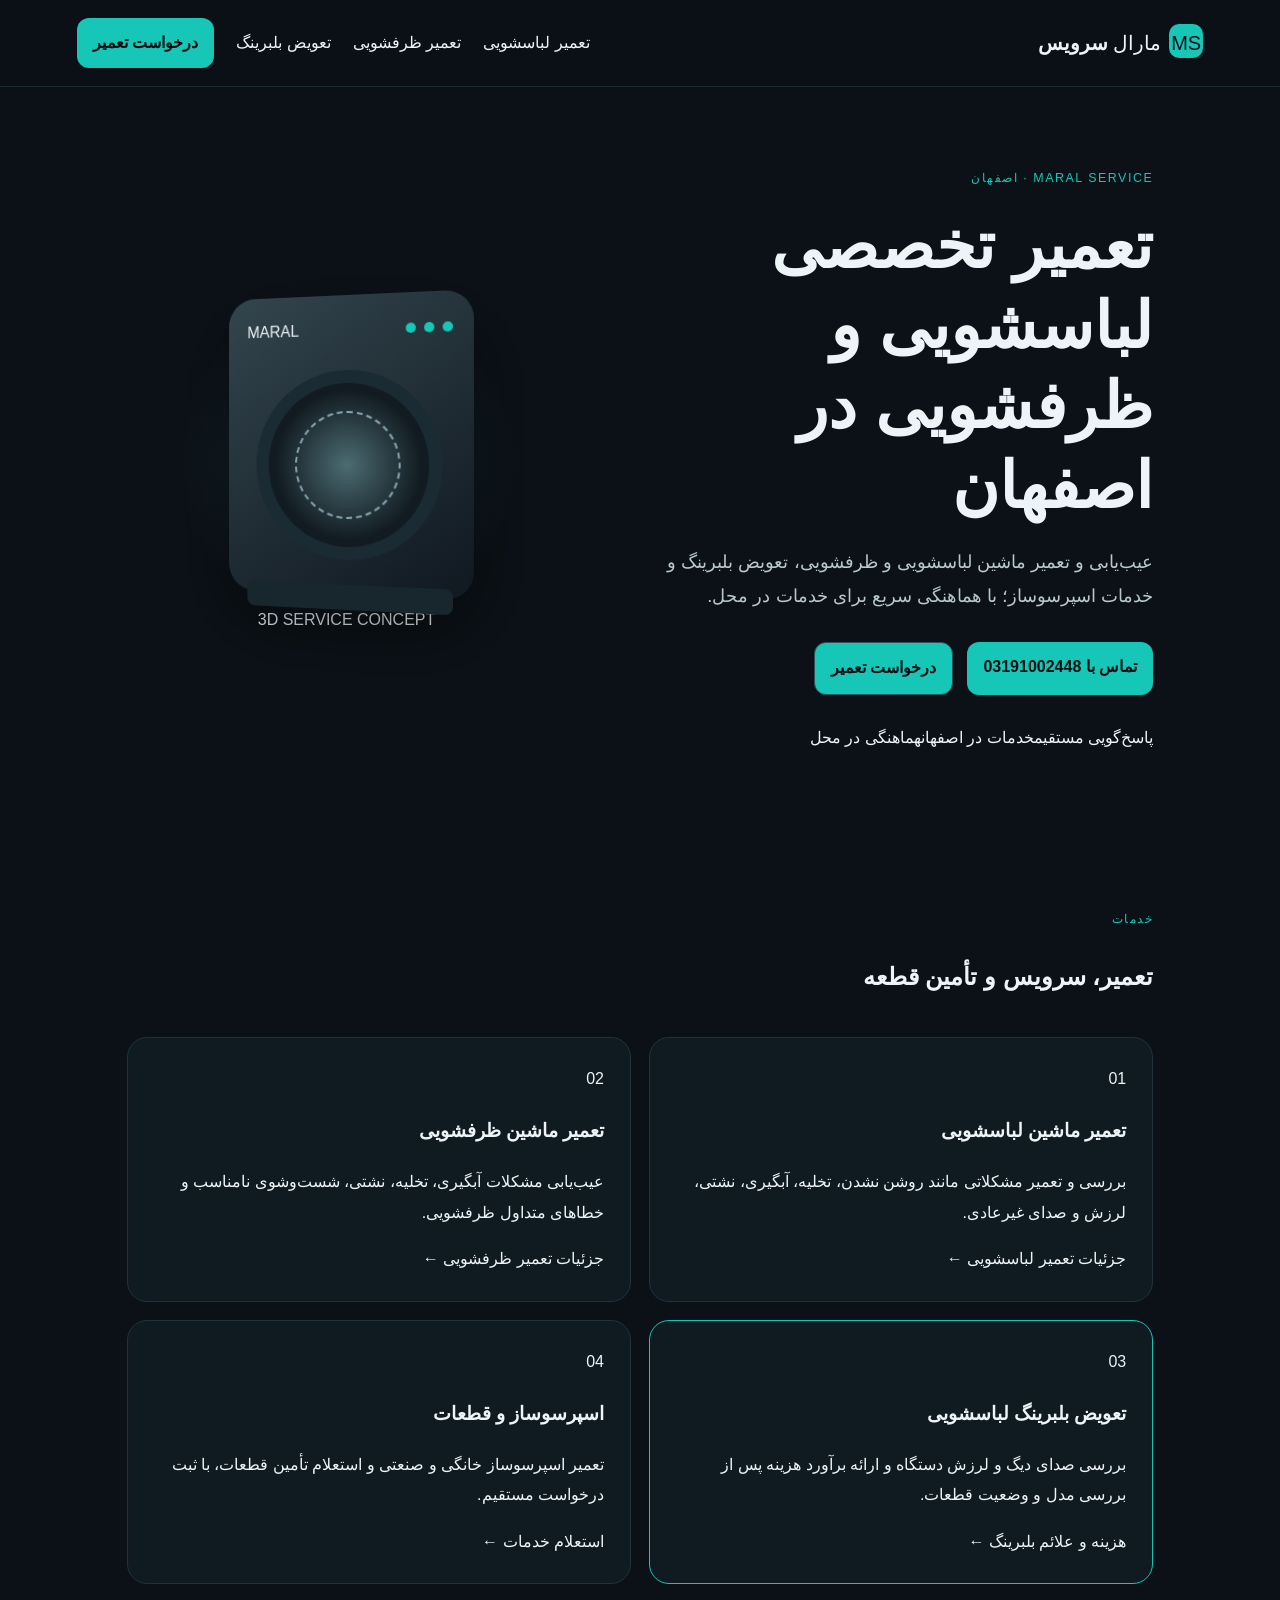
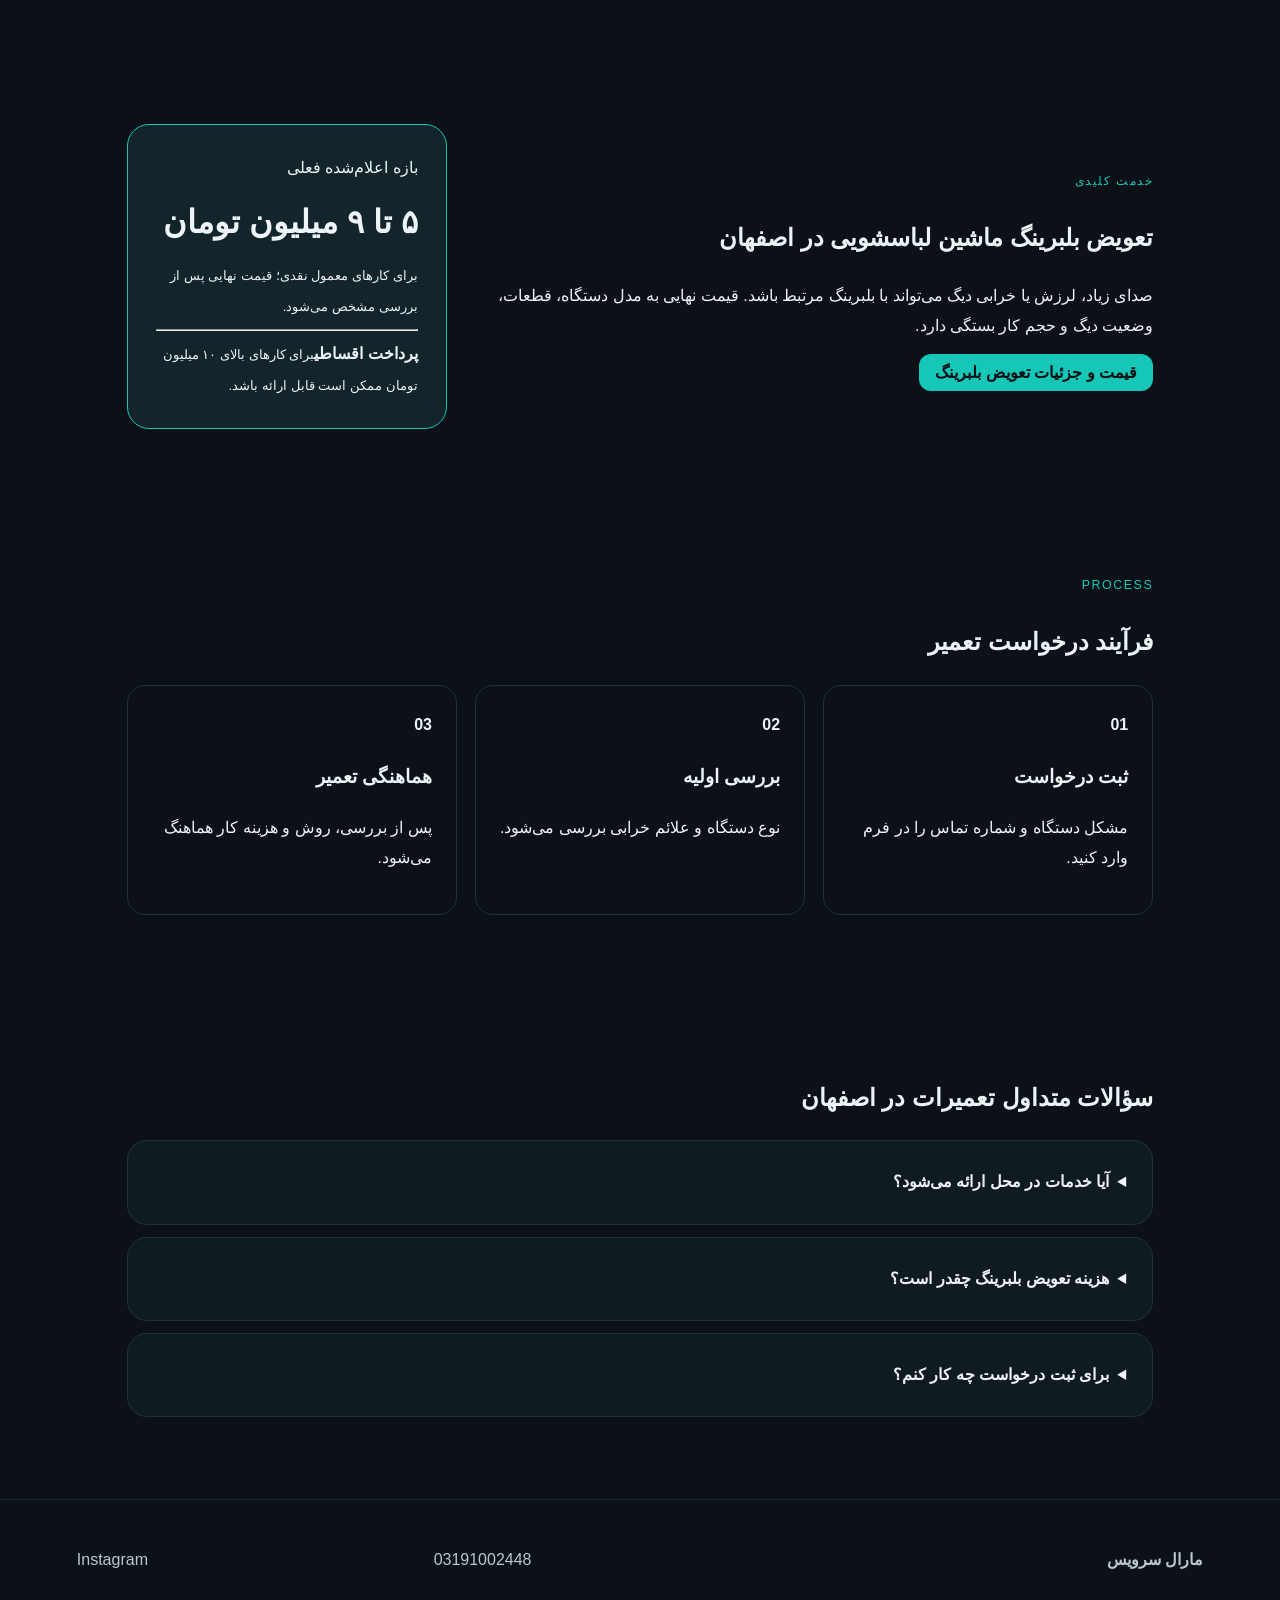
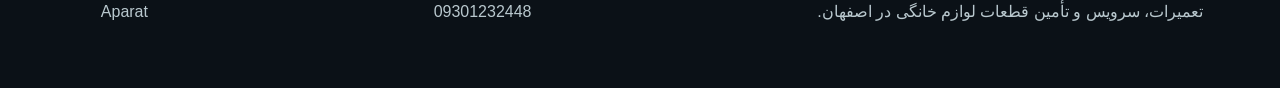
<file: index.html>
<!doctype html>
<html lang="fa" dir="rtl">
<head>
<meta charset="utf-8">
<meta name="viewport" content="width=device-width, initial-scale=1">
<title>مارال سرویس | تعمیر ماشین لباسشویی و ظرفشویی در اصفهان</title>
<meta name="description" content="مارال سرویس در اصفهان؛ تعمیر ماشین لباسشویی و ظرفشویی، تعویض بلبرینگ، تعمیر اسپرسوساز و تأمین قطعات. عیب‌یابی و هماهنگی خدمات در محل.">
<meta name="robots" content="index,follow,max-image-preview:large">
<link rel="canonical" href="https://www.91002448.ir/">
<meta property="og:type" content="website">
<meta property="og:locale" content="fa_IR">
<meta property="og:title" content="مارال سرویس | تعمیرات لوازم خانگی در اصفهان">
<meta property="og:description" content="تعمیر ماشین لباسشویی و ظرفشویی در اصفهان، تعویض بلبرینگ و خدمات اسپرسوساز.">
<meta property="og:url" content="https://www.91002448.ir/">
<meta name="twitter:card" content="summary">
<link rel="stylesheet" href="/assets/style.css">
<script type="application/ld+json">
{
 "@context":"https://schema.org",
 "@type":"LocalBusiness",
 "name":"مارال سرویس",
 "alternateName":"MARAL SERVICE",
 "url":"https://www.91002448.ir/",
 "telephone":["+983191002448","+989301232448"],
 "areaServed":{"@type":"City","name":"Isfahan"},
 "description":"خدمات تعمیر و سرویس ماشین لباسشویی و ظرفشویی، تعویض بلبرینگ، اسپرسوساز و تأمین قطعات.",
 "serviceType":["تعمیر ماشین لباسشویی","تعمیر ماشین ظرفشویی","تعویض بلبرینگ ماشین لباسشویی","تعمیر اسپرسوساز"],
 "sameAs":["https://www.instagram.com/marals_services/","https://www.aparat.com/MARAL_SERVICE"]
}
</script>
</head>
<body>
<header class="nav">
<a class="brand" href="/"><span class="brand-mark">MS</span><span>مارال <b>سرویس</b></span></a>
<nav>
<a href="/washer-repair.html">تعمیر لباسشویی</a>
<a href="/dishwasher-repair.html">تعمیر ظرفشویی</a>
<a href="/bearing.html">تعویض بلبرینگ</a>
<a href="/repair-request.html" class="nav-cta">درخواست تعمیر</a>
</nav>
</header>
<main>
<section class="hero">
<div class="hero-copy">
<div class="eyebrow">MARAL SERVICE · اصفهان</div>
<h1>تعمیر تخصصی لباسشویی و ظرفشویی در اصفهان</h1>
<p class="lead">عیب‌یابی و تعمیر ماشین لباسشویی و ظرفشویی، تعویض بلبرینگ و خدمات اسپرسوساز؛ با هماهنگی سریع برای خدمات در محل.</p>
<div class="actions">
<a class="btn primary" href="tel:03191002448" data-event="phone_call_click">تماس با 03191002448</a>
<a class="btn ghost" href="/repair-request.html" data-event="repair_request">درخواست تعمیر</a>
</div>
<div class="trust-row"><span>پاسخ‌گویی مستقیم</span><span>خدمات در اصفهان</span><span>هماهنگی در محل</span></div>
</div>
<div class="machine-scene" aria-label="نمایش سه‌بعدی مفهومی ماشین لباسشویی">
<div class="orb"></div><div class="machine"><div class="top-panel"><i></i><i></i><i></i><span>MARAL</span></div><div class="door"><div class="glass"><div class="drum"></div><div class="water"></div></div></div><div class="base"></div></div><div class="scene-label">3D SERVICE CONCEPT</div>
</div>
</section>

<section class="service-grid section">
<div class="section-head"><span class="eyebrow">خدمات</span><h2>تعمیر، سرویس و تأمین قطعه</h2></div>
<article><span class="icon">01</span><h3>تعمیر ماشین لباسشویی</h3><p>بررسی و تعمیر مشکلاتی مانند روشن نشدن، تخلیه، آبگیری، نشتی، لرزش و صدای غیرعادی.</p><a href="/washer-repair.html">جزئیات تعمیر لباسشویی ←</a></article>
<article><span class="icon">02</span><h3>تعمیر ماشین ظرفشویی</h3><p>عیب‌یابی مشکلات آبگیری، تخلیه، نشتی، شست‌وشوی نامناسب و خطاهای متداول ظرفشویی.</p><a href="/dishwasher-repair.html">جزئیات تعمیر ظرفشویی ←</a></article>
<article class="featured"><span class="icon">03</span><h3>تعویض بلبرینگ لباسشویی</h3><p>بررسی صدای دیگ و لرزش دستگاه و ارائه برآورد هزینه پس از بررسی مدل و وضعیت قطعات.</p><a href="/bearing.html">هزینه و علائم بلبرینگ ←</a></article>
<article><span class="icon">04</span><h3>اسپرسوساز و قطعات</h3><p>تعمیر اسپرسوساز خانگی و صنعتی و استعلام تأمین قطعات، با ثبت درخواست مستقیم.</p><a href="/repair-request.html">استعلام خدمات ←</a></article>
</section>

<section class="money section">
<div><span class="eyebrow">خدمت کلیدی</span><h2>تعویض بلبرینگ ماشین لباسشویی در اصفهان</h2><p>صدای زیاد، لرزش یا خرابی دیگ می‌تواند با بلبرینگ مرتبط باشد. قیمت نهایی به مدل دستگاه، قطعات، وضعیت دیگ و حجم کار بستگی دارد.</p><a class="btn primary" href="/bearing.html">قیمت و جزئیات تعویض بلبرینگ</a></div>
<div class="price-card"><span>بازه اعلام‌شده فعلی</span><strong>۵ تا ۹ میلیون تومان</strong><small>برای کارهای معمول نقدی؛ قیمت نهایی پس از بررسی مشخص می‌شود.</small><hr><b>پرداخت اقساطی</b><small>برای کارهای بالای ۱۰ میلیون تومان ممکن است قابل ارائه باشد.</small></div>
</section>

<section class="process section">
<div class="section-head"><span class="eyebrow">PROCESS</span><h2>فرآیند درخواست تعمیر</h2></div>
<div class="steps"><div><b>01</b><h3>ثبت درخواست</h3><p>مشکل دستگاه و شماره تماس را در فرم وارد کنید.</p></div><div><b>02</b><h3>بررسی اولیه</h3><p>نوع دستگاه و علائم خرابی بررسی می‌شود.</p></div><div><b>03</b><h3>هماهنگی تعمیر</h3><p>پس از بررسی، روش و هزینه کار هماهنگ می‌شود.</p></div></div>
</section>

<section class="faq section">
<h2>سؤالات متداول تعمیرات در اصفهان</h2>
<details><summary>آیا خدمات در محل ارائه می‌شود؟</summary><p>تمرکز خدمات حضوری مارال سرویس در اصفهان است؛ محدوده دقیق هنگام ثبت درخواست بررسی می‌شود.</p></details>
<details><summary>هزینه تعویض بلبرینگ چقدر است؟</summary><p>بازه اعلام‌شده فعلی ۵ تا ۹ میلیون تومان است؛ قیمت نهایی به مدل، قطعات و وضعیت دیگ بستگی دارد.</p></details>
<details><summary>برای ثبت درخواست چه کار کنم؟</summary><p>فرم درخواست را تکمیل کنید؛ پس از ارسال، اطلاعات آماده ارسال در واتساپ می‌شود. همچنین می‌توانید مستقیم تماس بگیرید.</p></details>
</section>
</main>
<footer><div><b>مارال سرویس</b><p>تعمیرات، سرویس و تأمین قطعات لوازم خانگی در اصفهان.</p></div><div><a href="tel:03191002448">03191002448</a><a href="tel:09301232448">09301232448</a></div><div><a href="https://www.instagram.com/marals_services/" rel="noopener">Instagram</a><a href="https://www.aparat.com/MARAL_SERVICE" rel="noopener">Aparat</a></div></footer>
<script src="/assets/app.js" defer></script>
</body>
</html>
</file>
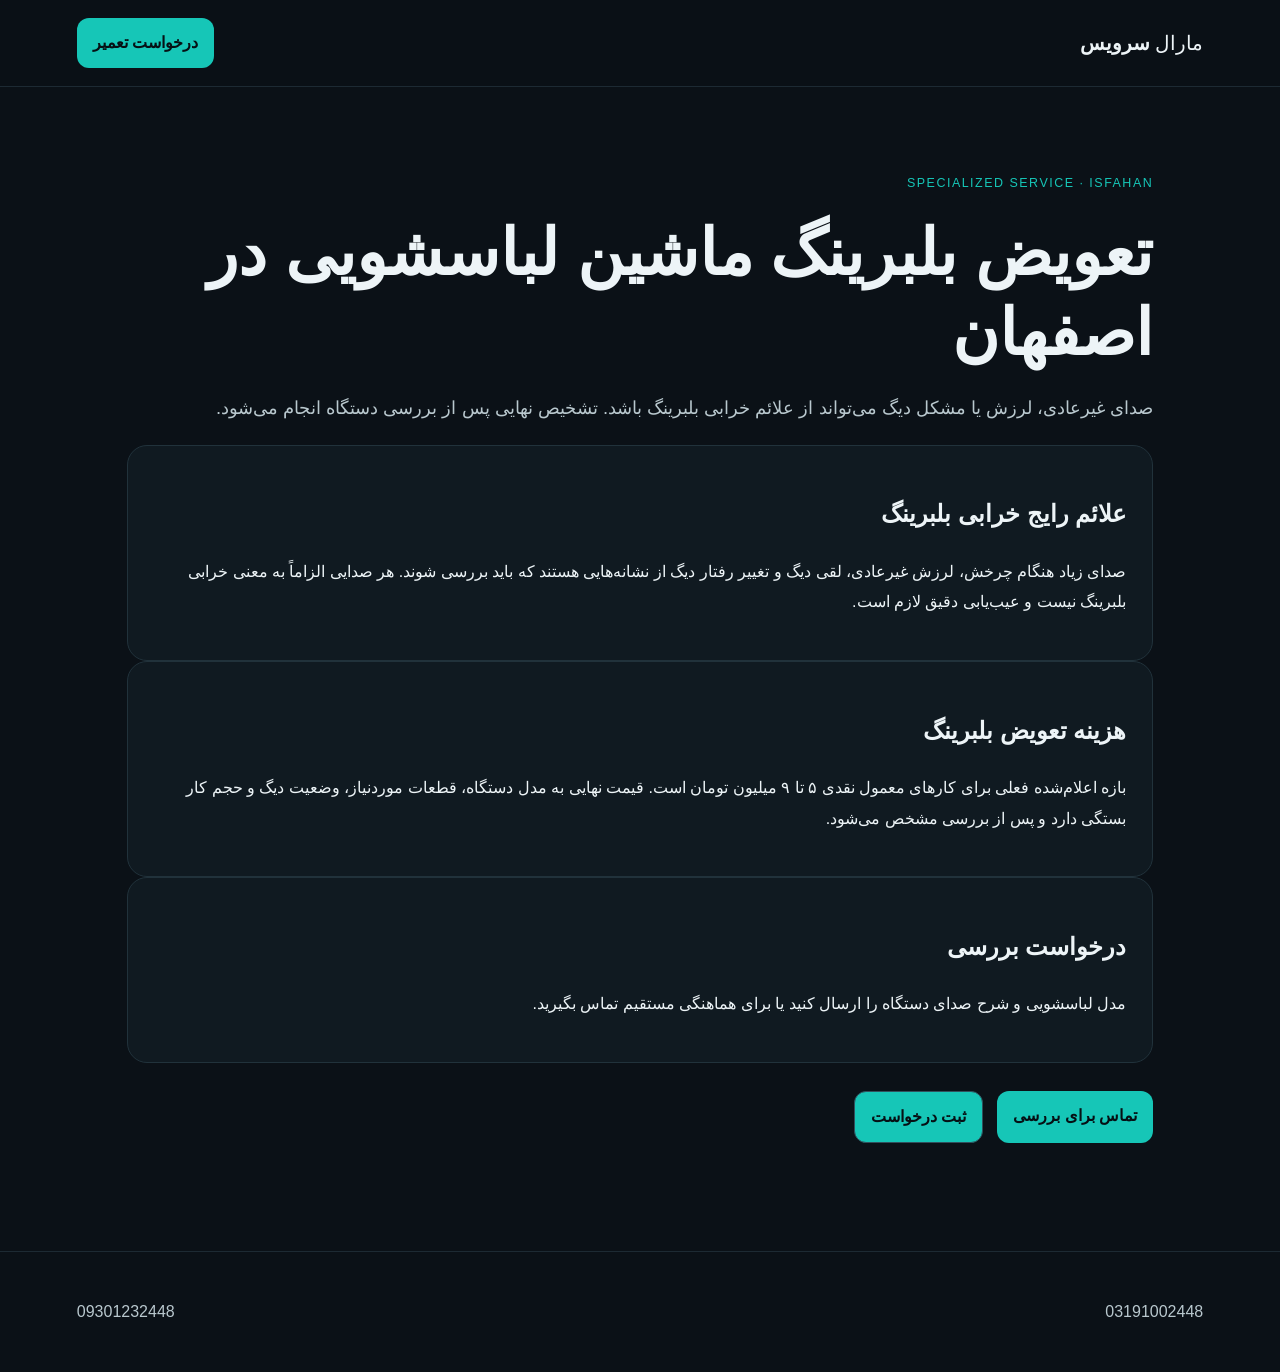
<file: bearing.html>
<!doctype html>
<html lang="fa" dir="rtl"><head><meta charset="utf-8"><meta name="viewport" content="width=device-width,initial-scale=1">
<title>تعویض بلبرینگ ماشین لباسشویی در اصفهان | هزینه و علائم | مارال سرویس</title>
<meta name="description" content="تعویض بلبرینگ ماشین لباسشویی در اصفهان؛ علائم خرابی، عوامل مؤثر بر هزینه و درخواست بررسی از مارال سرویس.">
<meta name="robots" content="index,follow"><link rel="canonical" href="https://www.91002448.ir/bearing.html"><link rel="stylesheet" href="/assets/style.css">
<script type="application/ld+json">{"@context":"https://schema.org","@type":"Service","name":"تعویض بلبرینگ ماشین لباسشویی در اصفهان","provider":{"@type":"LocalBusiness","name":"مارال سرویس","telephone":"+983191002448","url":"https://www.91002448.ir/"},"areaServed":{"@type":"City","name":"Isfahan","sameAs":"https://www.wikidata.org/wiki/Q5487"}}</script>
</head><body><header class="nav"><a class="brand" href="/">مارال <b>سرویس</b></a><a class="nav-cta" href="/repair-request.html">درخواست تعمیر</a></header>
<main class="page"><span class="eyebrow">SPECIALIZED SERVICE · ISFAHAN</span><h1>تعویض بلبرینگ ماشین لباسشویی در اصفهان</h1><p class="lead">صدای غیرعادی، لرزش یا مشکل دیگ می‌تواند از علائم خرابی بلبرینگ باشد. تشخیص نهایی پس از بررسی دستگاه انجام می‌شود.</p>
<div class="card"><h2>علائم رایج خرابی بلبرینگ</h2><p>صدای زیاد هنگام چرخش، لرزش غیرعادی، لقی دیگ و تغییر رفتار دیگ از نشانه‌هایی هستند که باید بررسی شوند. هر صدایی الزاماً به معنی خرابی بلبرینگ نیست و عیب‌یابی دقیق لازم است.</p></div>
<div class="card"><h2>هزینه تعویض بلبرینگ</h2><p>بازه اعلام‌شده فعلی برای کارهای معمول نقدی ۵ تا ۹ میلیون تومان است. قیمت نهایی به مدل دستگاه، قطعات موردنیاز، وضعیت دیگ و حجم کار بستگی دارد و پس از بررسی مشخص می‌شود.</p></div>
<div class="card"><h2>درخواست بررسی</h2><p>مدل لباسشویی و شرح صدای دستگاه را ارسال کنید یا برای هماهنگی مستقیم تماس بگیرید.</p></div>
<div class="actions"><a class="btn primary" href="tel:03191002448">تماس برای بررسی</a><a class="btn ghost" href="/repair-request.html">ثبت درخواست</a></div></main>
<footer><a href="tel:03191002448">03191002448</a><a href="tel:09301232448">09301232448</a></footer></body></html>
</file>
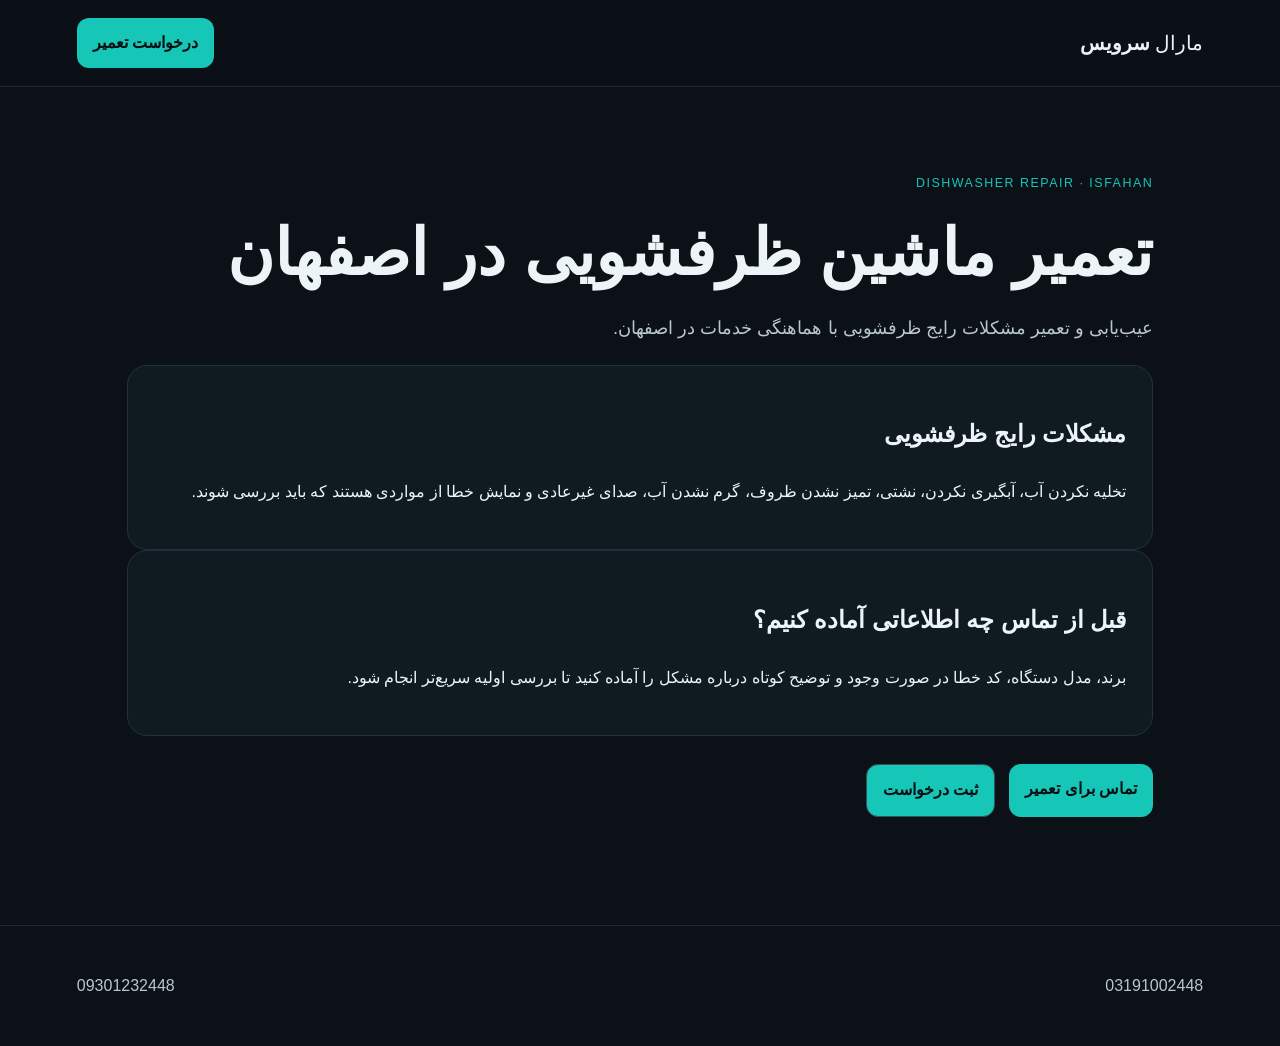
<file: dishwasher-repair.html>
<!doctype html>
<html lang="fa" dir="rtl"><head><meta charset="utf-8"><meta name="viewport" content="width=device-width,initial-scale=1">
<title>تعمیر ماشین ظرفشویی در اصفهان | عیب‌یابی و خدمات | مارال سرویس</title>
<meta name="description" content="تعمیر ماشین ظرفشویی در اصفهان؛ بررسی مشکل تخلیه، آبگیری، نشتی، شست‌وشوی نامناسب و خطاهای متداول. درخواست تعمیر از مارال سرویس.">
<meta name="robots" content="index,follow"><link rel="canonical" href="https://www.91002448.ir/dishwasher-repair.html"><link rel="stylesheet" href="/assets/style.css">
<script type="application/ld+json">{"@context":"https://schema.org","@type":"Service","name":"تعمیر ماشین ظرفشویی در اصفهان","provider":{"@type":"LocalBusiness","name":"مارال سرویس","telephone":"+983191002448","url":"https://www.91002448.ir/"},"areaServed":{"@type":"City","name":"Isfahan"}}</script>
</head><body><header class="nav"><a class="brand" href="/">مارال <b>سرویس</b></a><a class="nav-cta" href="/repair-request.html">درخواست تعمیر</a></header>
<main class="page"><span class="eyebrow">DISHWASHER REPAIR · ISFAHAN</span><h1>تعمیر ماشین ظرفشویی در اصفهان</h1><p class="lead">عیب‌یابی و تعمیر مشکلات رایج ظرفشویی با هماهنگی خدمات در اصفهان.</p>
<div class="card"><h2>مشکلات رایج ظرفشویی</h2><p>تخلیه نکردن آب، آبگیری نکردن، نشتی، تمیز نشدن ظروف، گرم نشدن آب، صدای غیرعادی و نمایش خطا از مواردی هستند که باید بررسی شوند.</p></div>
<div class="card"><h2>قبل از تماس چه اطلاعاتی آماده کنیم؟</h2><p>برند، مدل دستگاه، کد خطا در صورت وجود و توضیح کوتاه درباره مشکل را آماده کنید تا بررسی اولیه سریع‌تر انجام شود.</p></div>
<div class="actions"><a class="btn primary" href="tel:03191002448">تماس برای تعمیر</a><a class="btn ghost" href="/repair-request.html">ثبت درخواست</a></div></main>
<footer><a href="tel:03191002448">03191002448</a><a href="tel:09301232448">09301232448</a></footer></body></html>
</file>
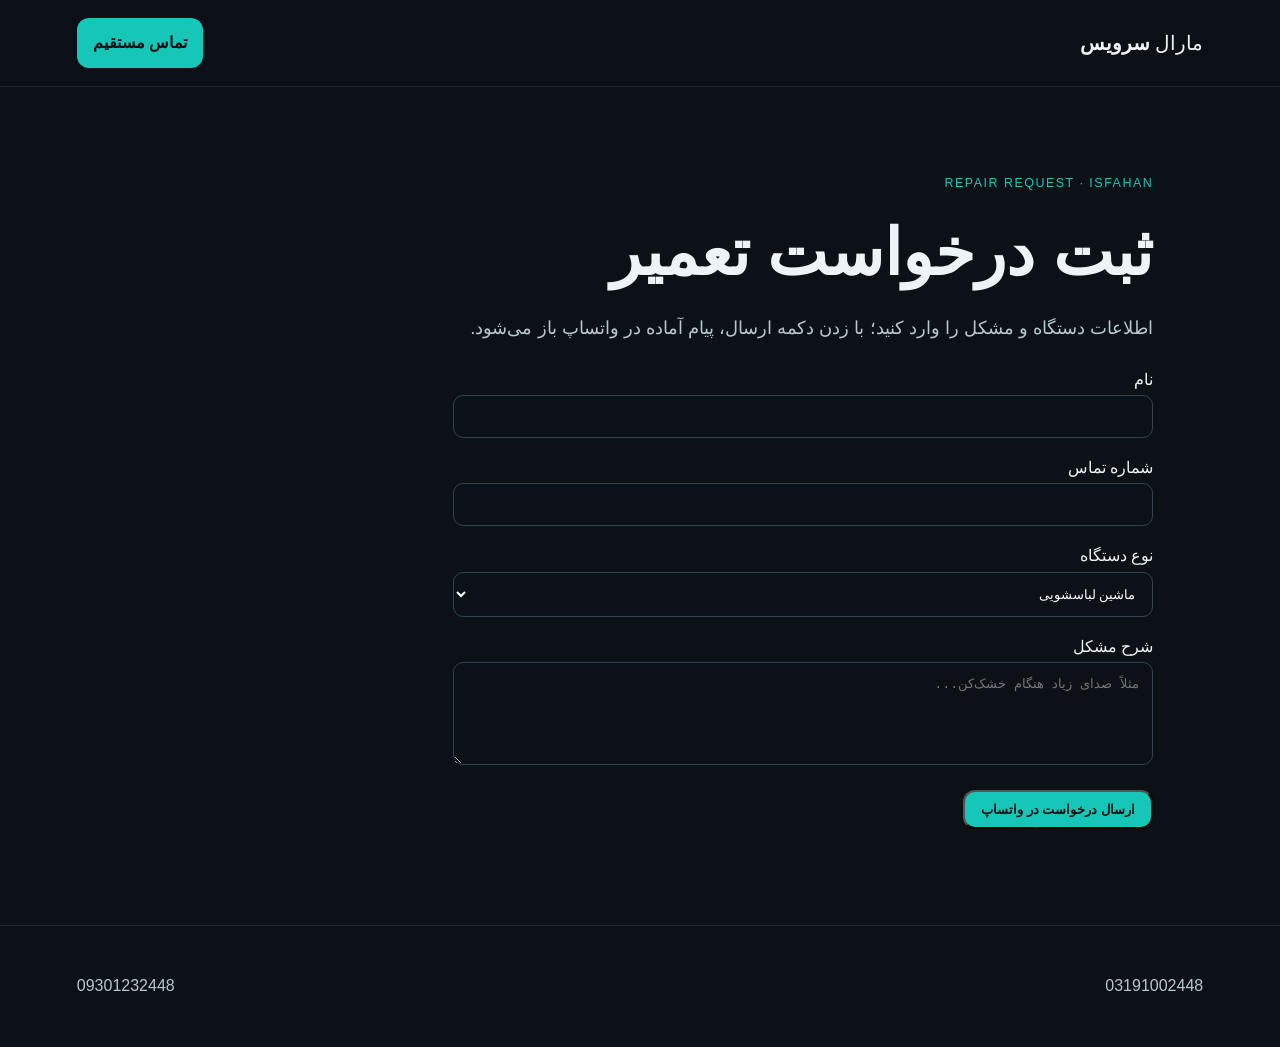
<file: repair-request.html>
<!doctype html>
<html lang="fa" dir="rtl"><head><meta charset="utf-8"><meta name="viewport" content="width=device-width,initial-scale=1">
<title>ثبت درخواست تعمیر در اصفهان | مارال سرویس</title>
<meta name="description" content="ثبت درخواست تعمیر ماشین لباسشویی، ظرفشویی و اسپرسوساز در اصفهان. اطلاعات درخواست را وارد کنید و مستقیم در واتساپ ارسال کنید.">
<meta name="robots" content="index,follow"><link rel="canonical" href="https://www.91002448.ir/repair-request.html"><link rel="stylesheet" href="/assets/style.css"></head>
<body><header class="nav"><a class="brand" href="/">مارال <b>سرویس</b></a><a class="nav-cta" href="tel:03191002448">تماس مستقیم</a></header>
<main class="page"><span class="eyebrow">REPAIR REQUEST · ISFAHAN</span><h1>ثبت درخواست تعمیر</h1><p class="lead">اطلاعات دستگاه و مشکل را وارد کنید؛ با زدن دکمه ارسال، پیام آماده در واتساپ باز می‌شود.</p>
<form id="repairForm" class="form">
<label>نام<input name="name" autocomplete="name" required></label>
<label>شماره تماس<input name="phone" type="tel" inputmode="tel" autocomplete="tel" required></label>
<label>نوع دستگاه<select name="device"><option>ماشین لباسشویی</option><option>ماشین ظرفشویی</option><option>اسپرسوساز</option></select></label>
<label>شرح مشکل<textarea name="problem" rows="5" placeholder="مثلاً صدای زیاد هنگام خشک‌کن..."></textarea></label>
<button class="btn" type="submit">ارسال درخواست در واتساپ</button><p id="formMsg" role="status"></p>
</form></main><footer><a href="tel:03191002448">03191002448</a><a href="tel:09301232448">09301232448</a></footer>
<script src="/assets/app.js" defer></script></body></html>
</file>
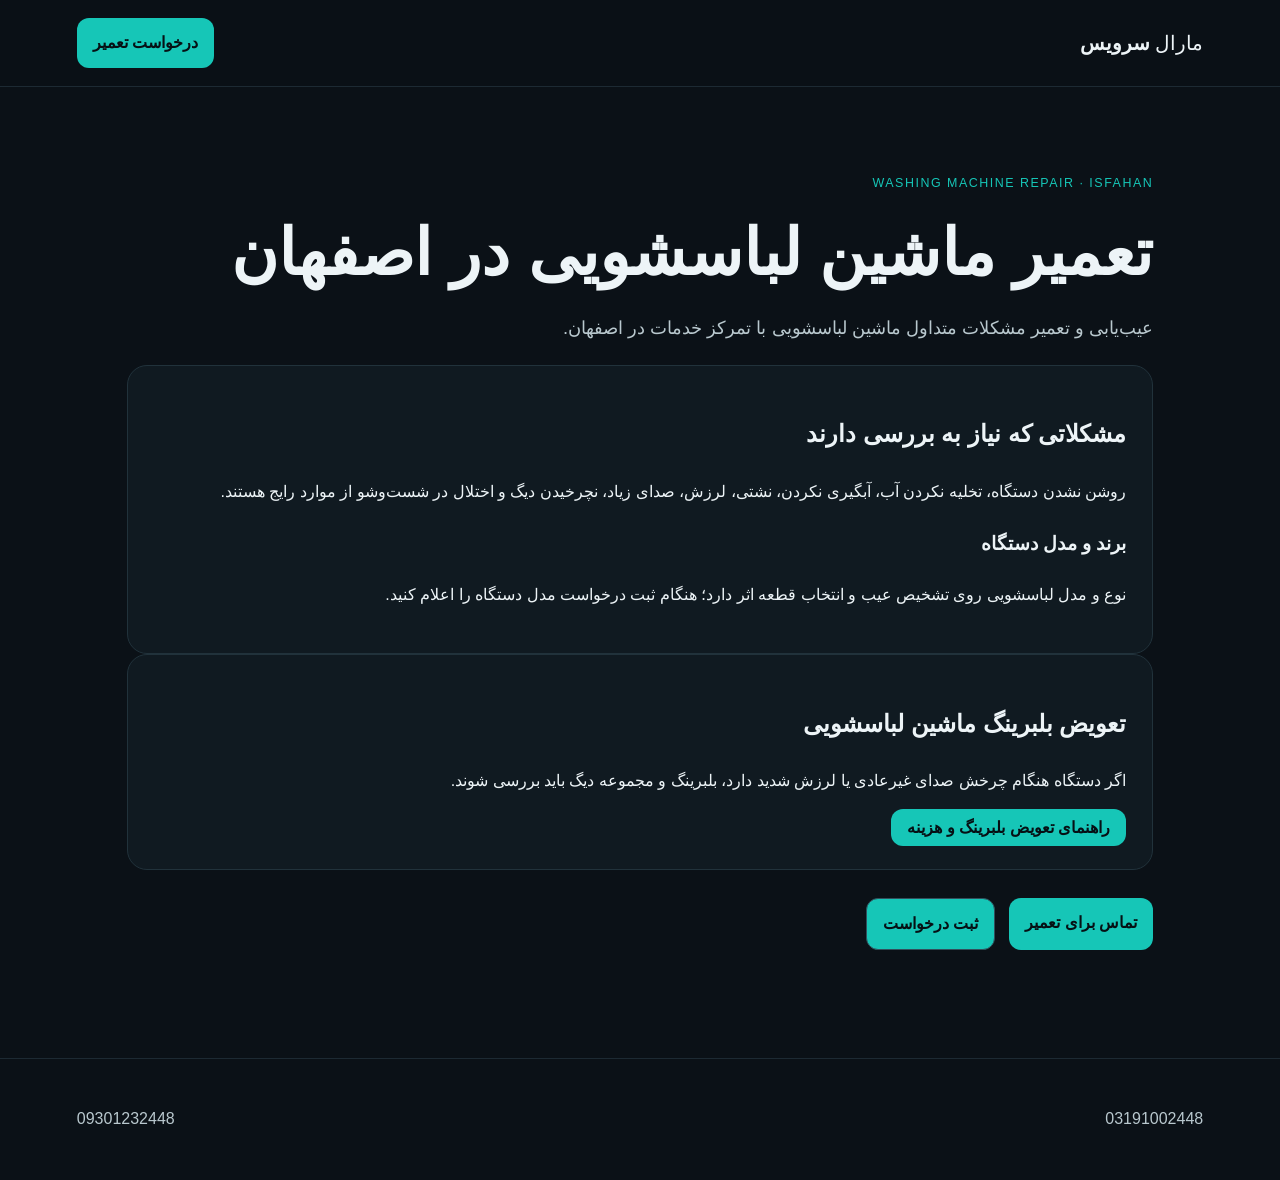
<file: washer-repair.html>
<!doctype html>
<html lang="fa" dir="rtl"><head><meta charset="utf-8"><meta name="viewport" content="width=device-width,initial-scale=1">
<title>تعمیر ماشین لباسشویی در اصفهان | عیب‌یابی و خدمات | مارال سرویس</title>
<meta name="description" content="تعمیر ماشین لباسشویی در اصفهان؛ عیب‌یابی روشن نشدن، تخلیه، آبگیری، نشتی، لرزش و صدای غیرعادی. درخواست تعمیر از مارال سرویس.">
<meta name="robots" content="index,follow"><link rel="canonical" href="https://www.91002448.ir/washer-repair.html"><link rel="stylesheet" href="/assets/style.css">
<script type="application/ld+json">{"@context":"https://schema.org","@type":"Service","name":"تعمیر ماشین لباسشویی در اصفهان","provider":{"@type":"LocalBusiness","name":"مارال سرویس","telephone":"+983191002448","url":"https://www.91002448.ir/"},"areaServed":{"@type":"City","name":"Isfahan"}}</script>
</head><body><header class="nav"><a class="brand" href="/">مارال <b>سرویس</b></a><a class="nav-cta" href="/repair-request.html">درخواست تعمیر</a></header>
<main class="page"><span class="eyebrow">WASHING MACHINE REPAIR · ISFAHAN</span><h1>تعمیر ماشین لباسشویی در اصفهان</h1><p class="lead">عیب‌یابی و تعمیر مشکلات متداول ماشین لباسشویی با تمرکز خدمات در اصفهان.</p>
<div class="card"><h2>مشکلاتی که نیاز به بررسی دارند</h2><p>روشن نشدن دستگاه، تخلیه نکردن آب، آبگیری نکردن، نشتی، لرزش، صدای زیاد، نچرخیدن دیگ و اختلال در شست‌وشو از موارد رایج هستند.</p><h3>برند و مدل دستگاه</h3><p>نوع و مدل لباسشویی روی تشخیص عیب و انتخاب قطعه اثر دارد؛ هنگام ثبت درخواست مدل دستگاه را اعلام کنید.</p></div>
<div class="card"><h2>تعویض بلبرینگ ماشین لباسشویی</h2><p>اگر دستگاه هنگام چرخش صدای غیرعادی یا لرزش شدید دارد، بلبرینگ و مجموعه دیگ باید بررسی شوند.</p><a class="btn" href="/bearing.html">راهنمای تعویض بلبرینگ و هزینه</a></div>
<div class="actions"><a class="btn primary" href="tel:03191002448">تماس برای تعمیر</a><a class="btn ghost" href="/repair-request.html">ثبت درخواست</a></div></main>
<footer><a href="tel:03191002448">03191002448</a><a href="tel:09301232448">09301232448</a></footer></body></html>
</file>
<file: assets/style.css>
*{box-sizing:border-box}html{scroll-behavior:smooth}body{margin:0;background:#0b1117;color:#edf4f7;font-family:Tahoma,Arial,sans-serif;line-height:1.9}a{color:inherit;text-decoration:none}.nav{display:flex;align-items:center;justify-content:space-between;padding:18px 6%;border-bottom:1px solid #1d2a33;position:sticky;top:0;background:#0b1117ee;backdrop-filter:blur(14px);z-index:10}.nav nav{display:flex;gap:22px;align-items:center}.brand{font-size:1.25rem}.brand-mark{display:inline-grid;place-items:center;width:34px;height:34px;border-radius:10px;background:#16c6b7;color:#071015;margin-left:8px}.nav-cta,.btn{padding:10px 16px;border-radius:12px;background:#16c6b7;color:#061014;font-weight:700}.hero,.page{max-width:1180px;margin:auto;padding:80px 6%}.hero{display:grid;grid-template-columns:1.1fr .9fr;gap:50px;align-items:center;min-height:70vh}.eyebrow{color:#16c6b7;font-size:.78rem;letter-spacing:.12em}.hero h1,.page h1{font-size:clamp(2rem,5vw,4.2rem);line-height:1.25;margin:15px 0}.lead{font-size:1.15rem;color:#b9c8ce}.actions{display:flex;gap:14px;margin:28px 0}.ghost{border:1px solid #31505c;padding:10px 16px;border-radius:12px}.machine-scene{min-height:360px;display:grid;place-items:center;background:radial-gradient(circle,#18323a,#0b1117 60%);border-radius:30px}.machine{width:250px;height:300px;border-radius:28px;background:linear-gradient(145deg,#33454d,#101820);padding:20px;box-shadow:0 30px 80px #0008;transform:perspective(700px) rotateY(-12deg)}.top-panel{display:flex;gap:8px;align-items:center}.top-panel i{width:10px;height:10px;border-radius:50%;background:#16c6b7}.top-panel span{margin-right:auto}.door{margin:25px auto;width:190px;height:190px;border-radius:50%;background:#1b2b33;padding:13px}.glass{width:100%;height:100%;border-radius:50%;background:radial-gradient(circle,#4c6b72,#111b21 65%);position:relative}.drum{position:absolute;inset:28px;border:2px dashed #87a5ad;border-radius:50%}.base{height:25px;margin-top:20px;border-radius:8px;background:#18262d}.section{max-width:1180px;margin:auto;padding:70px 6%}.service-grid{display:grid;grid-template-columns:repeat(2,1fr);gap:18px}.section-head{grid-column:1/-1}.service-grid article,.card,.faq details{border:1px solid #21323b;background:#101a21;border-radius:20px;padding:26px}.featured{border-color:#16c6b7!important}.money{display:grid;grid-template-columns:1fr 320px;gap:30px;align-items:center}.price-card{padding:28px;border-radius:22px;background:#13242a;border:1px solid #16c6b7}.price-card strong{display:block;font-size:2rem;margin:8px 0}.steps{display:grid;grid-template-columns:repeat(3,1fr);gap:18px}.steps>div{padding:24px;border:1px solid #21323b;border-radius:18px}.faq details{margin:12px 0}.faq summary{cursor:pointer;font-weight:700}.form{max-width:700px}.form label{display:block;margin:15px 0}.form input,.form select,.form textarea{width:100%;padding:13px;border-radius:10px;border:1px solid #314650;background:#0b1117;color:#fff}footer{display:flex;justify-content:space-between;gap:30px;padding:45px 6%;border-top:1px solid #1d2a33;color:#b9c8ce}footer div{display:grid;gap:5px}@media(max-width:800px){.nav nav{display:none}.hero,.money{grid-template-columns:1fr}.service-grid,.steps{grid-template-columns:1fr}.hero{padding-top:45px}.machine-scene{min-height:300px}footer{display:grid}.actions{flex-wrap:wrap}}
</file>
